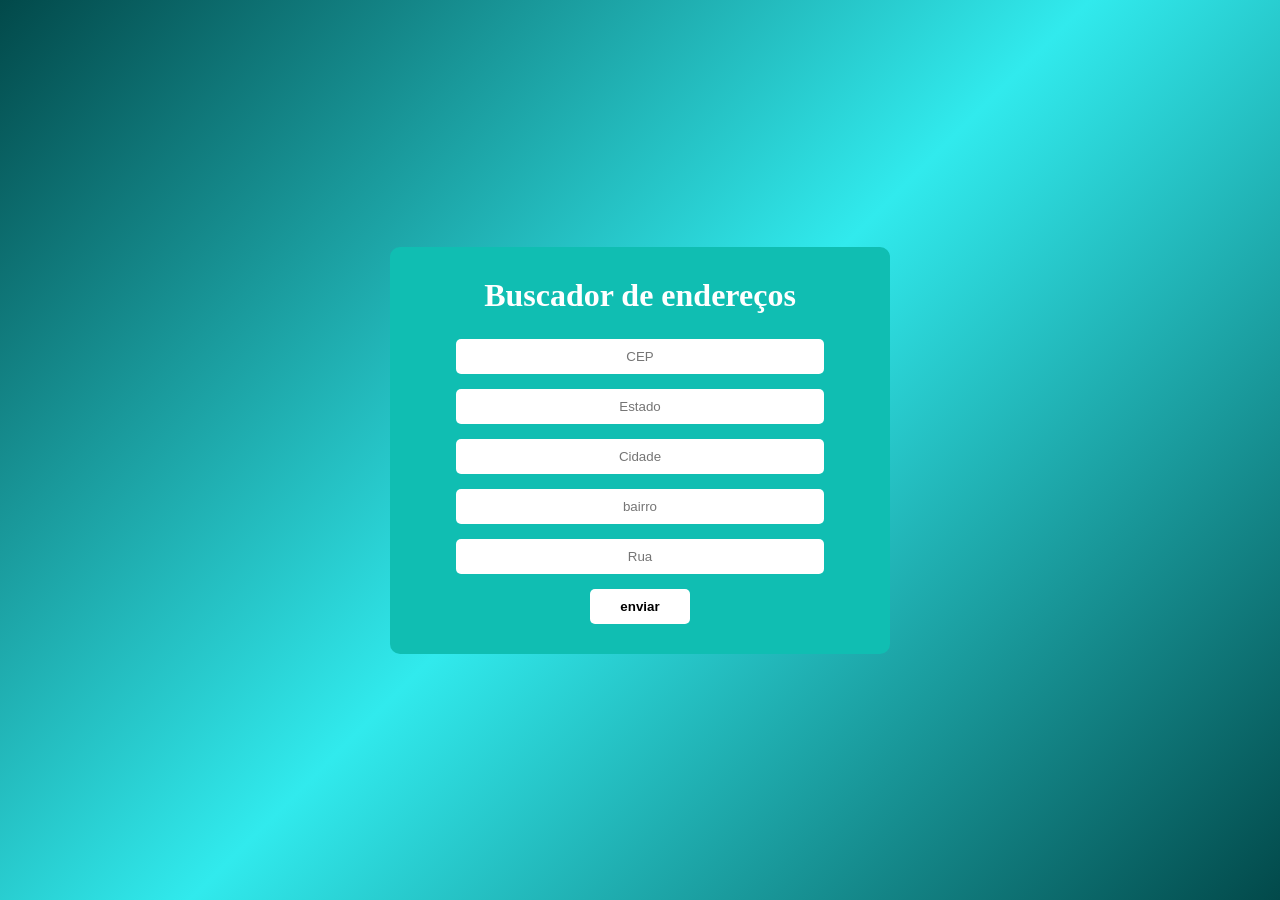
<file: buscador de CEP/index.html>
<!DOCTYPE html>
<html lang="pt-br">
<head>
    <meta charset="UTF-8">
    <meta name="viewport" content="width=device-width, initial-scale=1.0">
    <link rel="stylesheet" href="style.css">
    <title>buscador de endereço</title>
</head>
<body>
    <div id="formulario">
        <h1>Buscador de endereços</h1>
        <input type="text" id="cep" placeholder="CEP">
        <input type="text" id="estado" placeholder="Estado">
        <input type="text" id="cidade" placeholder="Cidade">
        <input type="text" id="bairro" placeholder="bairro">
        <input type="text" id="rua" placeholder="Rua">
        <button>enviar</button>
    </div>
    <script src="functions.js"></script>
</body>
</html>
</file>
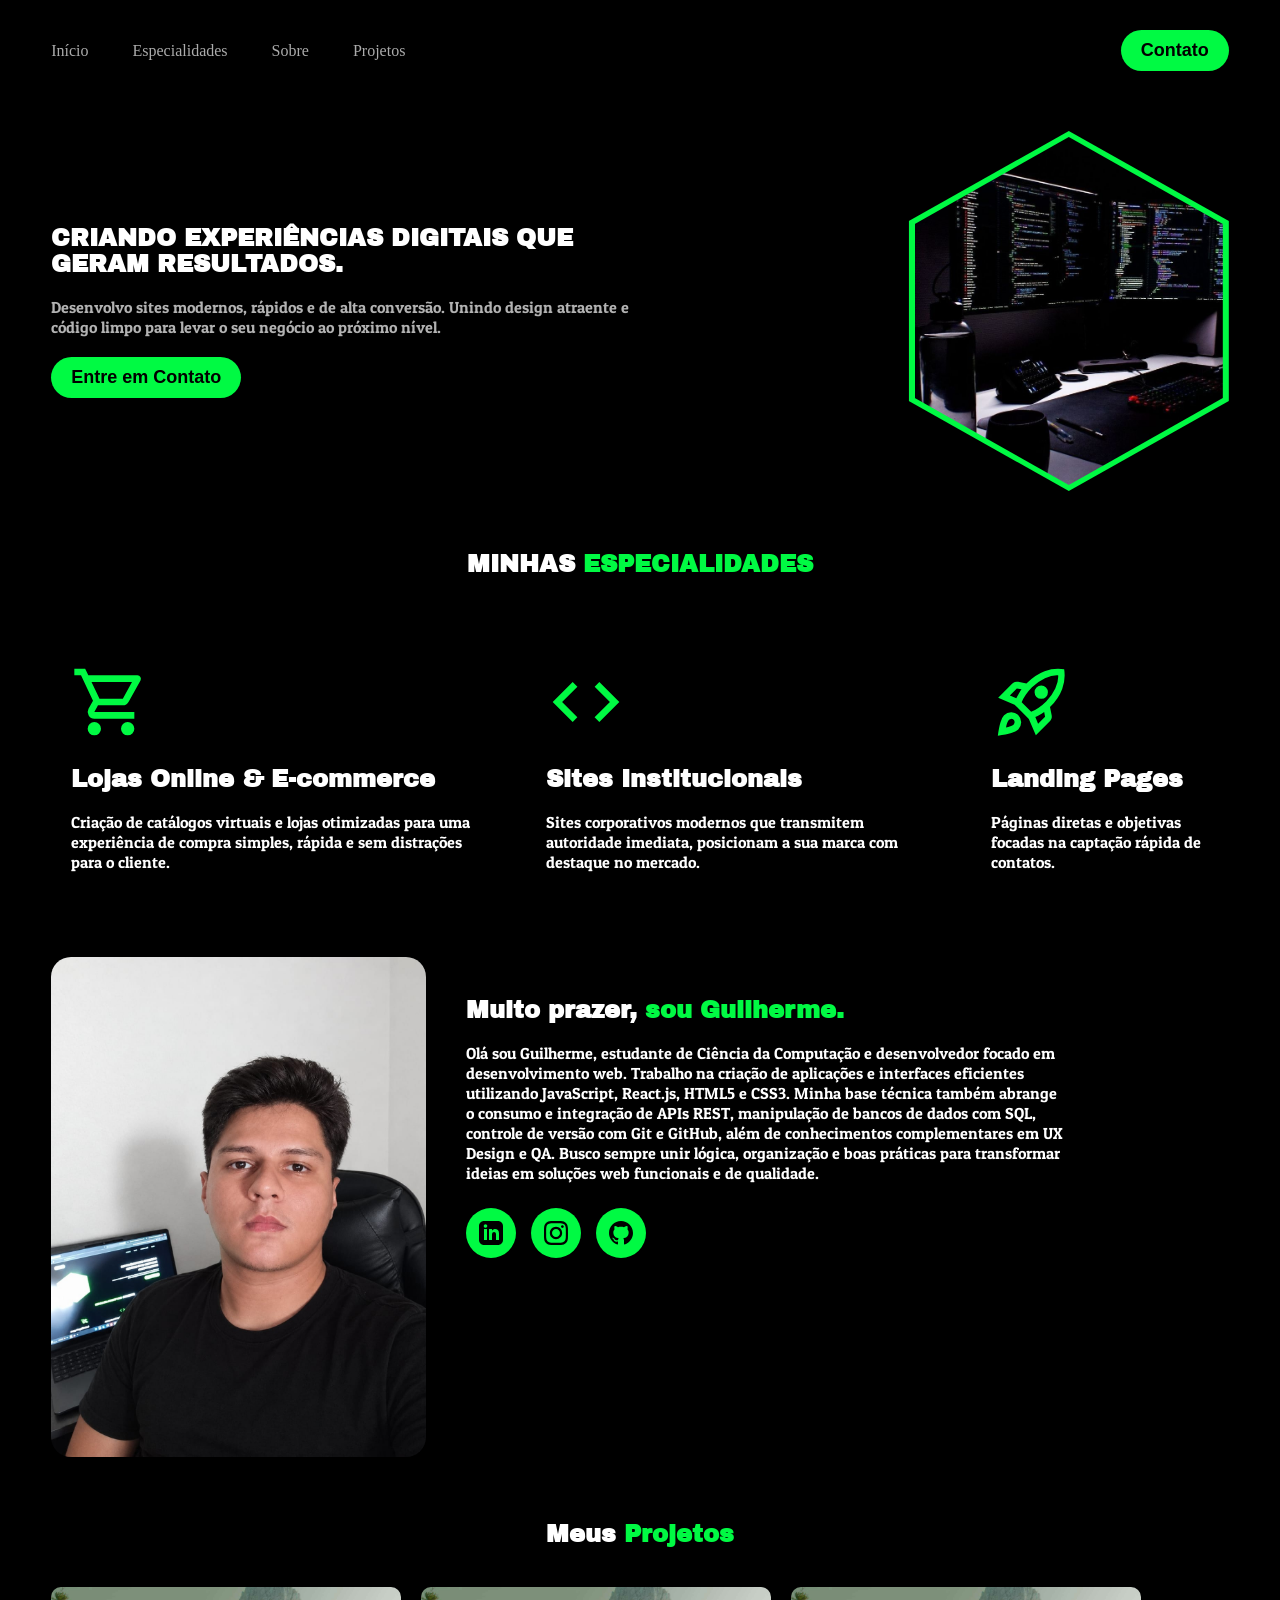
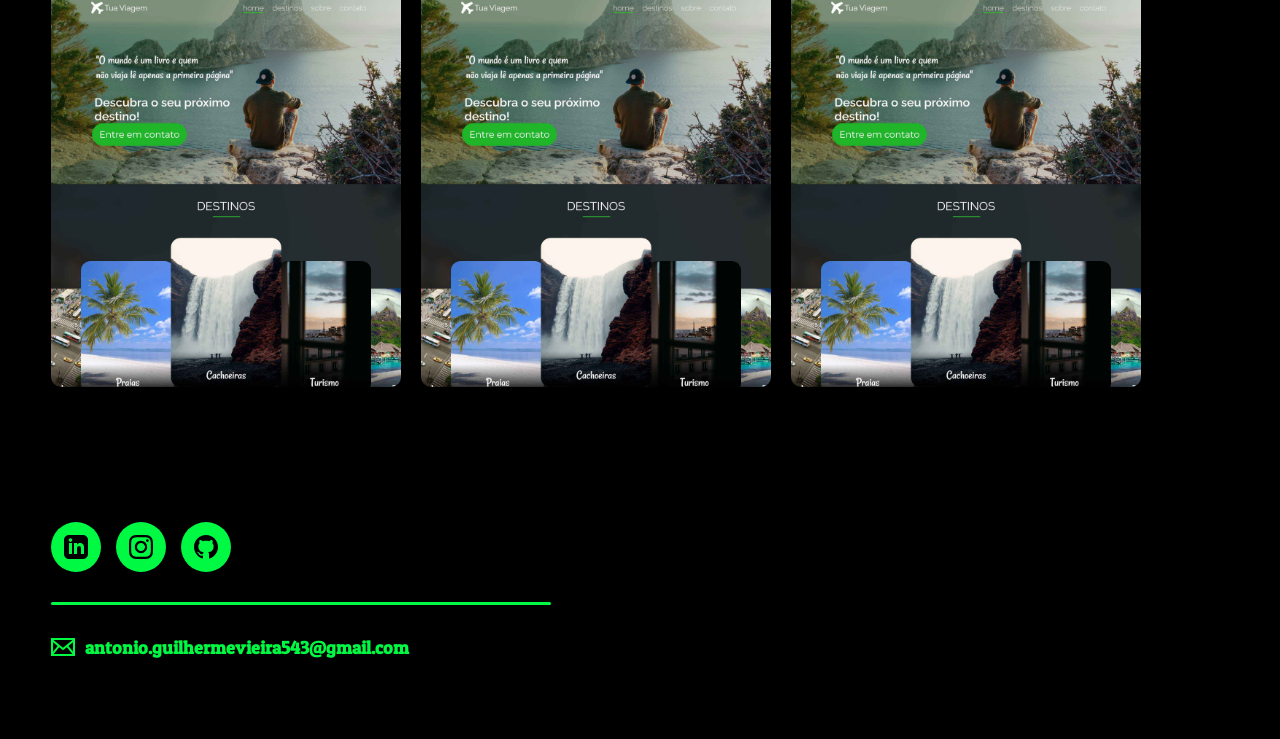
<file: portifolio/index.html>
<!DOCTYPE html>
<html lang="pt-br">
<head>
    <meta charset="UTF-8">
    <meta name="viewport" content="width=device-width, initial-scale=1.0">
    <title>Portfólio</title>
    <link rel="stylesheet" href="style.css">
</head>
<body> 
    <header>
        <div class="interface">
            <div class="navegacao">
                <nav class="navegacao">
                    <a href="#inicio">Início</a>
                    <a href="#Especialidades">Especialidades</a>
                    <a href="#sobre">Sobre</a>
                    <a href="#projetos">Projetos</a>
                </nav>
            </div>
            <div class="btn-contato">
                <a href="#contato">
                    <button>Contato</button>
                </a>
            </div>
        </div>
    </header>

    <section id="inicio">
        <div class="interface">
            <div class="texto">
                <h1>CRIANDO EXPERIÊNCIAS DIGITAIS QUE GERAM RESULTADOS.</h1>
                <p>Desenvolvo sites modernos, rápidos e de alta conversão. Unindo design atraente e código limpo para levar o seu negócio ao próximo nível.</p>
                <div class="btn-contato">
                    <a href="#contato">
                        <button>Entre em Contato</button>
                    </a>
                </div>
            </div>
            <div class="foto">
                <div class="hex-box">
                    <img src="img/minhas fotos/download.jpg" alt="Sua foto">
                </div>
            </div>
        </div>
    </section>

    <section id="Especialidades">
        <h1>MINHAS <span class="cor-espe">ESPECIALIDADES</span></h1>
        <div class="interface">
            <div class="Especialidades">
                <div class="style-espe">
                    <img src="img/shopping_cart_24dp_RGB(0, 250, 67)_FILL0_wght400_GRAD0_opsz24.svg" alt="">
                    <h2>Lojas Online & E-commerce</h2>
                    <p>Criação de catálogos virtuais e lojas otimizadas para uma experiência de compra simples, rápida e sem distrações para o cliente.</p>
                </div>
                <div class="style-espe">
                    <img src="img/code_24dp_RGB(0, 250, 67)_FILL0_wght400_GRAD0_opsz24.svg" alt="">
                    <h2>Sites Institucionais</h2>
                    <p>Sites corporativos modernos que transmitem autoridade imediata, posicionam a sua marca com destaque no mercado.</p>
                </div>
                <div class="style-espe">
                    <img src="img/rocket_launch_24dp_RGB(0, 250, 67)_FILL0_wght400_GRAD0_opsz24.svg" alt="">
                    <h2>Landing Pages</h2>
                    <p>Páginas diretas e objetivas focadas na captação rápida de contatos.</p>
                </div>
            </div>
        </div>
    </section>

    <section id="sobre">
        <div class="interface">      
            <div class="sobre-mim">
                <div class="img-mim">
                    <img src="img/minhas fotos/WhatsApp Image 2026-10-21 at 3.55.07 PM.jpeg" alt="">
                </div>

                <div class="txt-mim">
                    <h1>Muito prazer, <span>sou Guilherme.</span></h1>
                    <p>Olá sou Guilherme, estudante de Ciência da Computação e desenvolvedor focado em desenvolvimento web. Trabalho na criação de aplicações e interfaces eficientes utilizando JavaScript, React.js, HTML5 e CSS3. Minha base técnica também abrange o consumo e integração de APIs REST, manipulação de bancos de dados com SQL, controle de versão com Git e GitHub, além de conhecimentos complementares em UX Design e QA. Busco sempre unir lógica, organização e boas práticas para transformar ideias em soluções web funcionais e de qualidade.</p>

                    <div class="btn-social">
                        <a href="https://www.linkedin.com/in/antonio-guilherme-dantas-vieira-994393268/" target="_blank">
                            <button aria-label="LinkedIn">
                                <svg xmlns="http://www.w3.org/2000/svg" viewBox="0 0 24 24"><path d="M19 0h-14c-2.761 0-5 2.239-5 5v14c0 2.761 2.239 5 5 5h14c2.762 0 5-2.239 5-5v-14c0-2.761-2.238-5-5-5zm-11 19h-3v-11h3v11zm-1.5-12.268c-.966 0-1.75-.79-1.75-1.764s.784-1.764 1.75-1.764 1.75.79 1.75 1.764-.783 1.764-1.75 1.764zm13.5 12.268h-3v-5.604c0-3.368-4-3.113-4 0v5.604h-3v-11h3v1.765c1.396-2.586 7-2.777 7 2.476v6.759z"/></svg>
                            </button>
                        </a>

                        <a href="https://www.instagram.com/guilherme.dantass_?psln=emVmcmV5OWNiYmJl" target="_blank">
                            <button aria-label="Instagram">
                                <svg xmlns="http://www.w3.org/2000/svg" viewBox="0 0 24 24"><path d="M12 2.163c3.204 0 3.584.012 4.85.07 3.252.148 4.771 1.691 4.919 4.919.058 1.265.069 1.645.069 4.849 0 3.205-.012 3.584-.069 4.849-.149 3.225-1.664 4.771-4.919 4.919-1.266.058-1.644.07-4.85.07-3.204 0-3.584-.012-4.849-.07-3.26-.149-4.771-1.699-4.919-4.92-.058-1.265-.07-1.644-.07-4.849 0-3.204.013-3.583.07-4.849.149-3.227 1.664-4.771 4.919-4.919 1.266-.057 1.645-.069 4.849-.069zm0-2.163c-3.259 0-3.667.014-4.947.072-4.358.2-6.78 2.618-6.98 6.98-.059 1.281-.073 1.689-.073 4.948 0 3.259.014 3.668.072 4.948.2 4.358 2.618 6.78 6.98 6.98 1.281.058 1.689.072 4.948.072 3.259 0 3.668-.014 4.948-.072 4.354-.2 6.782-2.618 6.979-6.98.059-1.28.073-1.689.073-4.948 0-3.259-.014-3.667-.072-4.947-.196-4.354-2.617-6.78-6.979-6.98-1.281-.059-1.69-.073-4.949-.073zm0 5.838c-3.403 0-6.162 2.759-6.162 6.162s2.759 6.163 6.162 6.163 6.162-2.759 6.162-6.163c0-3.403-2.759-6.162-6.162-6.162zm0 10.162c-2.209 0-4-1.79-4-4 0-2.209 1.791-4 4-4s4 1.791 4 4c0 2.21-1.791 4-4 4zm6.406-11.845c-.796 0-1.441.645-1.441 1.44s.645 1.44 1.441 1.44c.795 0 1.439-.645 1.439-1.44s-.644-1.44-1.439-1.44z"/></svg>
                            </button>
                        </a>

                        <a href="https://github.com/GuilhermeDantass543" target="_blank">
                            <button aria-label="GitHub">
                                <svg xmlns="http://www.w3.org/2000/svg" viewBox="0 0 24 24"><path d="M12 0c-6.626 0-12 5.373-12 12 0 5.302 3.438 9.8 8.207 11.387.599.111.793-.261.793-.577v-2.234c-3.338.726-4.033-1.416-4.033-1.416-.546-1.387-1.333-1.756-1.333-1.756-1.089-.745.083-.729.083-.729 1.205.084 1.839 1.237 1.839 1.237 1.07 1.834 2.807 1.304 3.492.997.107-.775.418-1.305.762-1.604-2.665-.305-5.467-1.334-5.467-5.931 0-1.311.469-2.381 1.236-3.221-.124-.303-.535-1.524.117-3.176 0 0 1.008-.322 3.301 1.23.957-.266 1.983-.399 3.003-.404 1.02.005 2.047.138 3.006.404 2.291-1.552 3.297-1.23 3.297-1.23.653 1.653.242 2.874.118 3.176.77.84 1.235 1.911 1.235 3.221 0 4.609-2.807 5.624-5.479 5.921.43.372.823 1.102.823 2.222v3.293c0 .319.192.694.801.576 4.765-1.589 8.199-6.086 8.199-11.386 0-6.627-5.373-12-12-12z"/></svg>
                            </button>
                        </a>
                    </div>
                </div>
            </div>
        </div>
    </section>

    <section id="projetos">
        <h1>Meus <span class="cor-espe">Projetos</span></h1>
        <div class="interface">
            <div class="portifolio">
                <div class="projeto-item projeto-1">
                    <h2>Projeto 1</h2>
                </div>
                <div class="projeto-item projeto-2">
                    <h2>Projeto 2</h2>
                </div>      
                <div class="projeto-item projeto-3">
                    <h2>Projeto 3</h2>
                </div>        
            </div>
        </div>
    </section>

    <section id="contato">
        <div class="interface">
            <div class="contato">
                <div class="btn-social">
                    <a href="https://www.linkedin.com/in/antonio-guilherme-dantas-vieira-994393268/" target="_blank">
                        <button aria-label="LinkedIn">
                            <svg xmlns="http://www.w3.org/2000/svg" viewBox="0 0 24 24"><path d="M19 0h-14c-2.761 0-5 2.239-5 5v14c0 2.761 2.239 5 5 5h14c2.762 0 5-2.239 5-5v-14c0-2.761-2.238-5-5-5zm-11 19h-3v-11h3v11zm-1.5-12.268c-.966 0-1.75-.79-1.75-1.764s.784-1.764 1.75-1.764 1.75.79 1.75 1.764-.783 1.764-1.75 1.764zm13.5 12.268h-3v-5.604c0-3.368-4-3.113-4 0v5.604h-3v-11h3v1.765c1.396-2.586 7-2.777 7 2.476v6.759z"/></svg>
                        </button>
                    </a>

                    <a href="https://www.instagram.com/guilherme.dantass_?psln=emVmcmV5OWNiYmJl" target="_blank">
                        <button aria-label="Instagram">
                            <svg xmlns="http://www.w3.org/2000/svg" viewBox="0 0 24 24"><path d="M12 2.163c3.204 0 3.584.012 4.85.07 3.252.148 4.771 1.691 4.919 4.919.058 1.265.069 1.645.069 4.849 0 3.205-.012 3.584-.069 4.849-.149 3.225-1.664 4.771-4.919 4.919-1.266.058-1.644.07-4.85.07-3.204 0-3.584-.012-4.849-.07-3.26-.149-4.771-1.699-4.919-4.92-.058-1.265-.07-1.644-.07-4.849 0-3.204.013-3.583.07-4.849.149-3.227 1.664-4.771 4.919-4.919 1.266-.057 1.645-.069 4.849-.069zm0-2.163c-3.259 0-3.667.014-4.947.072-4.358.2-6.78 2.618-6.98 6.98-.059 1.281-.073 1.689-.073 4.948 0 3.259.014 3.668.072 4.948.2 4.358 2.618 6.78 6.98 6.98 1.281.058 1.689.072 4.948.072 3.259 0 3.668-.014 4.948-.072 4.354-.2 6.782-2.618 6.979-6.98.059-1.28.073-1.689.073-4.948 0-3.259-.014-3.667-.072-4.947-.196-4.354-2.617-6.78-6.979-6.98-1.281-.059-1.69-.073-4.949-.073zm0 5.838c-3.403 0-6.162 2.759-6.162 6.162s2.759 6.163 6.162 6.163 6.162-2.759 6.162-6.163c0-3.403-2.759-6.162-6.162-6.162zm0 10.162c-2.209 0-4-1.79-4-4 0-2.209 1.791-4 4-4s4 1.791 4 4c0 2.21-1.791 4-4 4zm6.406-11.845c-.796 0-1.441.645-1.441 1.44s.645 1.44 1.441 1.44c.795 0 1.439-.645 1.439-1.44s-.644-1.44-1.439-1.44z"/></svg>
                        </button>
                    </a>

                    <a href="https://github.com/GuilhermeDantass543" target="_blank">
                        <button aria-label="GitHub">
                            <svg xmlns="http://www.w3.org/2000/svg" viewBox="0 0 24 24"><path d="M12 0c-6.626 0-12 5.373-12 12 0 5.302 3.438 9.8 8.207 11.387.599.111.793-.261.793-.577v-2.234c-3.338.726-4.033-1.416-4.033-1.416-.546-1.387-1.333-1.756-1.333-1.756-1.089-.745.083-.729.083-.729 1.205.084 1.839 1.237 1.839 1.237 1.07 1.834 2.807 1.304 3.492.997.107-.775.418-1.305.762-1.604-2.665-.305-5.467-1.334-5.467-5.931 0-1.311.469-2.381 1.236-3.221-.124-.303-.535-1.524.117-3.176 0 0 1.008-.322 3.301 1.23.957-.266 1.983-.399 3.003-.404 1.02.005 2.047.138 3.006.404 2.291-1.552 3.297-1.23 3.297-1.23.653 1.653.242 2.874.118 3.176.77.84 1.235 1.911 1.235 3.221 0 4.609-2.807 5.624-5.479 5.921.43.372.823 1.102.823 2.222v3.293c0 .319.192.694.801.576 4.765-1.589 8.199-6.086 8.199-11.386 0-6.627-5.373-12-12-12z"/></svg>
                        </button>
                    </a>
                </div>
                
                <div class="linha-verde"></div>

                <div class="email-contato">
                    <svg xmlns="http://www.w3.org/2000/svg" viewBox="0 0 24 24"><path d="M0 3v18h24v-18h-24zm6.623 7.929l-4.623 5.712v-9.458l4.623 3.746zm-4.141-5.929h19.035l-9.517 7.713-9.518-7.713zm5.694 7.188l3.824 3.099 3.83-3.104 5.612 6.817h-18.779l5.513-6.812zm9.208-1.264l4.616-3.741v9.348l-4.616-5.607z"/></svg>
                    <p>antonio.guilhermevieira543@gmail.com</p>
                </div>
            </div>
        </div>
    </section>
</body>
</html>
</file>
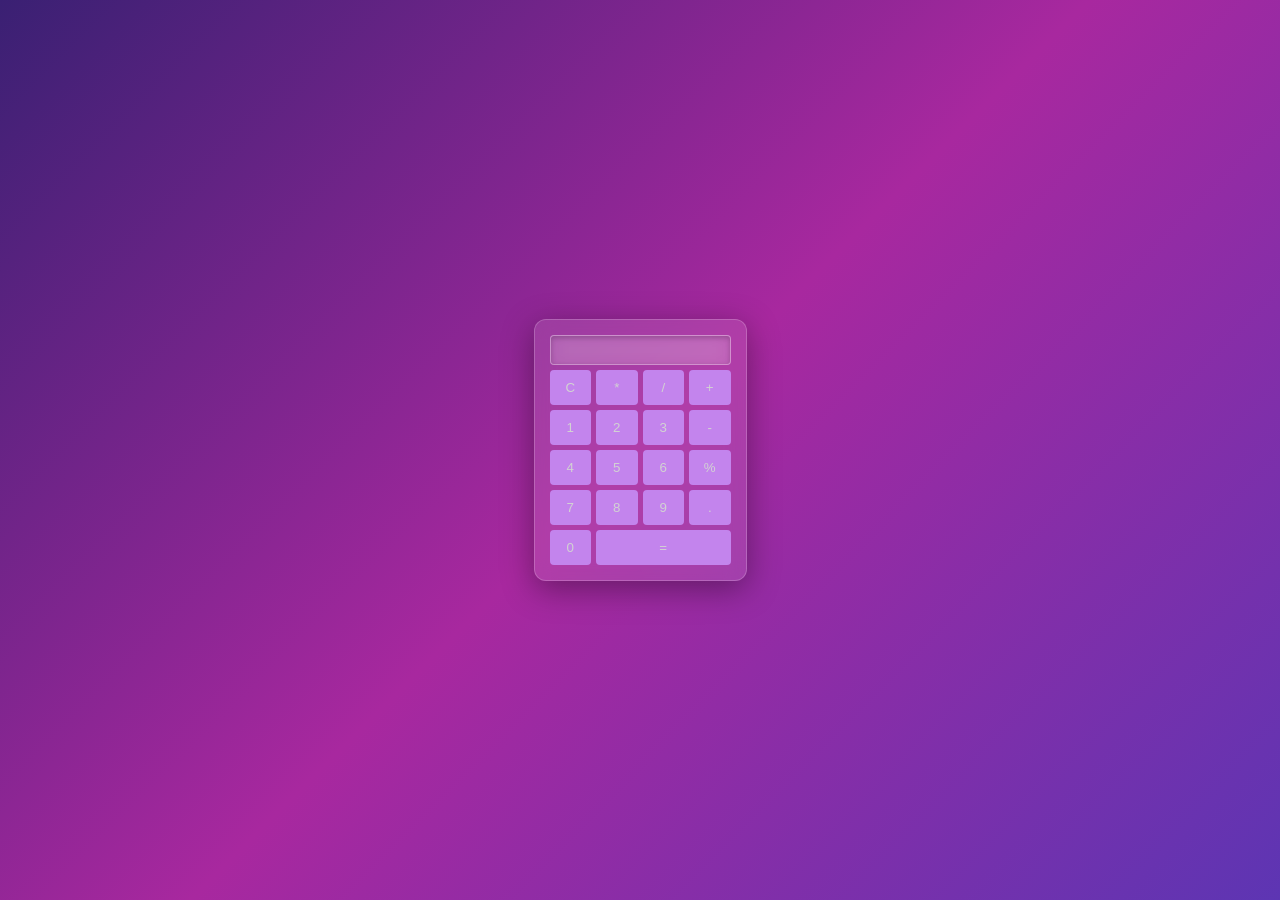
<file: calculadora/main.html>
<!DOCTYPE html>
<html lang="en">
<head>
    <meta charset="UTF-8">
    <meta name="viewport" content="width=device-width, initial-scale=1.0">
    <title>calculadora</title>
    <link rel="stylesheet" href="style.css">
</head>
<body>
    <div class="calculadora">
        <input type="text" id="visor" readonly>

        <div class="botoes">
            <button class="limpar">C</button>
            <button>*</button>
            <button class="divisao">/</button>
            <button class="soma">+</button>
            <button>1</button>
            <button>2</button>
            <button>3</button>
            <button class="subtracao">-</button>
            <button>4</button>
            <button>5</button>
            <button>6</button>
            <button class="porcentagem">%</button>
            <button>7</button>
            <button>8</button>
            <button>9</button>
            <button>.</button>
            <button>0</button>
            <button class="igual">=</button>
        </div>
    </div>
    <script src="funcao.js"></script>
</body>

</html>
</file>
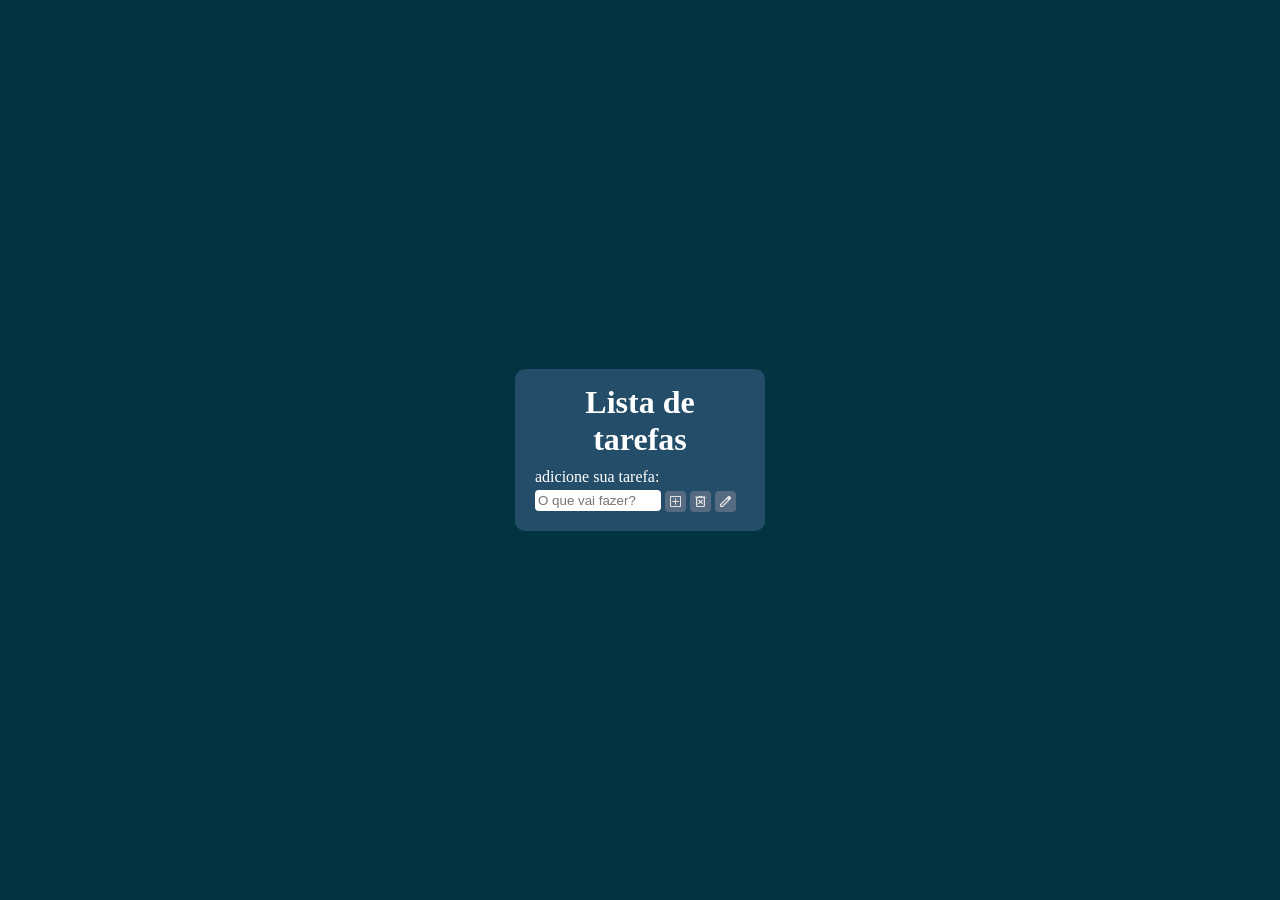
<file: lista_de_tarefas/main.html>
<!DOCTYPE html>
<html lang="pt-br">
<head>
    <meta charset="UTF-8">
    <meta name="viewport" content="width=device-width, initial-scale=1.0">
    <title>Lista de Tarefas</title>
    <link rel="stylesheet" href="style.css">
    <link rel="icon" type="image/png" sizes="32x32" href="icones/list_alt_32dp_E3E3E3_FILL0_wght400_GRAD0_opsz40.png">
    <link rel="icon" type="image/png" sizes="16x16" href="icones/list_alt_16dp_E3E3E3_FILL0_wght400_GRAD0_opsz20.png">
</head>
<body>
    <div class="principal">
        <h1>Lista de tarefas</h1>
        <p>adicione sua tarefa:</p>
       
        <input type="text" placeholder="O que vai fazer?">
        
        <button type="button">
        <img src="icones/add_box_24dp_E3E3E3_FILL0_wght400_GRAD0_opsz24.png" alt="">
        </button>

        <button type="button" class="delete" class=".btn-ativo">
        <img src="icones/delete_forever_24dp_E3E3E3_FILL0_wght400_GRAD0_opsz24.png" alt="">
        </button>

        <button type="button" class="editar">
        <img src="icones/edit_24dp_E3E3E3_FILL0_wght400_GRAD0_opsz24.png" alt="">
        </button>

        <div class="tarefas">
        </div>
    </div>
    <script src="javascrypt.js"></script>
</body>
</html>
</file>
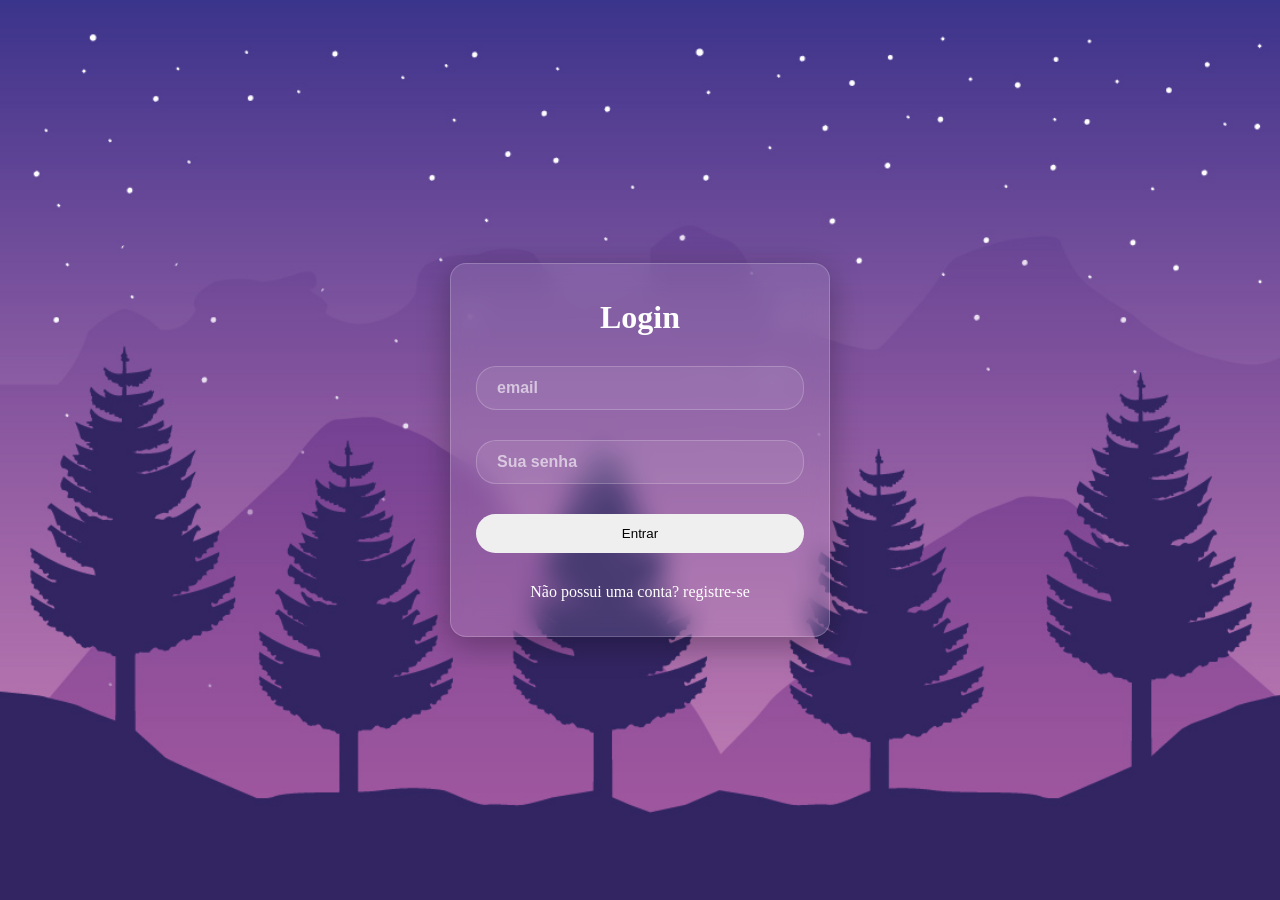
<file: tela_de_login/main.html>
<!DOCTYPE html>
<html lang="pt-br">
<head>
    <meta charset="UTF-8">
    <meta name="viewport" content="width=device-width, initial-scale=1.0">
    <title>login</title>
    <link rel="stylesheet" href="style.css">
</head>
<body id="fundo">
    <div class="cabecalho">

      <h1>Login</h1>
      
      <input class=botao type="email" id="email" name="email" placeholder="email" required>

      <input class=botao type="password" id="senha" name="senha" placeholder="Sua senha" required>

      <button type="submit">Entrar</button>
      
      <a href=""> Não possui uma conta? registre-se</a>
    </div>
</body>
</html>
</file>
<file: buscador de CEP/style.css>
* {
  margin: 0;
  padding: 0;
  box-sizing: border-box;
}

body {
  min-height: 100vh; 
  display: flex;
  justify-content: center; 
  align-items: center; 
  background: linear-gradient(135deg,  #02494a , #31eaed, #02494a);
}

#formulario {
  display: flex;
  flex-direction: column;
  align-items: center;
  padding: 30px 20px;
  gap: 15px;
  background-color: #10beb2;
  border-radius: 10px;
  width: 100%;
  max-width: 500px;
}

h1 {
  text-align: center;
  margin-bottom: 10px;
  color: white;
}

input {
  width: 80%;
  text-align: center;
  padding: 10px;
  appearance: none;
  -webkit-appearance: none;
  outline: none;
  border: none;
  border-radius: 5px;
}

button {
  padding: 10px 30px;
  border: none;
  border-radius: 5px;
  background-color: white;
  cursor: pointer;
  font-weight: bold;
}
</file>
<file: portifolio/style.css>
html {
    scroll-behavior: smooth;
}

* {
    margin: 0;
    padding: 0;
    box-sizing: border-box;
}

@font-face {
    font-family: 'Principal';
    src: url('fonts/ArchivoBlack-Regular.ttf') format('truetype'); 
    font-weight: normal;
    font-style: normal;
}

@font-face {
    font-family: 'Paragrafos';
    src: url('fonts/PatuaOne-Regular.ttf') format('truetype'); 
    font-weight: normal;
    font-style: normal;
}

h1, h2, h3{
    font-family: Principal;
}

p{
    font-family: Paragrafos;
}

body {
    background-color: black;
    height: 100vh;
}

.interface {
    display: flex;
    align-items: center;
    justify-content: space-between;
    max-width: 1280px;
    margin: 0 auto;
    padding: 0 4%;
}

header, section {
    padding: 30px 0;
}

/* Cabeçalho e Navegação */
.navegacao a {
    color: rgb(171, 171, 171);
    text-decoration: none;
    padding-right: 40px;
    display: inline-block;
    transition: transform 0.2s ease-out, color 0.2s ease-out;
}

.navegacao a:hover {
    color: white;
    transform: scale(1.1);
    text-shadow: 0px 2px 10px rgba(220, 220, 220, 0.9);
}

/* Botões */
.btn-contato button {
    background-color: rgb(0, 250, 67);
    color: rgb(0, 0, 0);
    border: none;
    font-size: 18px;
    font-weight: 700;
    border-radius: 30px;
    padding: 10px 20px;
    outline: none;
    cursor: pointer;
    transition: transform 0.2s ease-out, box-shadow 0.2s ease-out;
}

.btn-contato button:hover {
    transform: scale(1.1);
    box-shadow: 0px 2px 10px rgba(0, 250, 67, 0.9);
}

/* Estilização da seção principal */
.texto {
    max-width: 600px;
}

.texto h1 {
    color: white;
}

.texto p {
    color: rgb(178, 178, 178);
    margin-top: 20px;
    margin-bottom: 20px;
}

/* Hexágono com borda verde brilhante e efeito flutuante */
.foto {
    display: flex;
    justify-content: center;
    align-items: center;
    animation: flutuar 3.5s ease-in-out infinite;
}

.hex-box {
    width: 320px;
    height: 360px;
    background-color: rgb(0, 250, 67);
    clip-path: polygon(50% 0%, 100% 25%, 100% 75%, 50% 100%, 0% 75%, 0% 25%);
    padding: 6px; 
    filter: drop-shadow(0 0 20px rgba(27, 239, 83, 0.7));
}

.hex-box img {
    width: 100%;
    height: 100%;
    object-fit: cover;
    background-color: #121212;
    clip-path: polygon(50% 0%, 100% 25%, 100% 75%, 50% 100%, 0% 75%, 0% 25%);
}

@keyframes flutuar {
    0%, 100% {
        transform: translateY(0);
    }
    50% {
        transform: translateY(-15px);
    }
}

/* Estilo das Especialidades */

#Especialidades h1 {
    color: white;
    text-align: center;
    margin-bottom: 60px;
}

.cor-espe{
    color: rgba(0, 250, 67) ;
}

.Especialidades {
    display: flex;
    justify-content: space-between;
    gap: 20px;
}

.Especialidades h1 {
    color: white;
}

.style-espe {
    color: white;
    padding: 25px 20px;
    border-radius: 12px;
    cursor: pointer;
    transition: transform 0.4s cubic-bezier(0.25, 1, 0.5, 1), 
    box-shadow 0.4s ease,border 0.4s ease;
} 
              
.style-espe h2 {
    margin-bottom: 20px;
}

.style-espe img,
.style-espe svg {
    height: 80px;
    width: 80px;
    margin-bottom: 20px;
}

.style-espe:hover {
    transform: translateY(-8px) scale(1.03);
    box-shadow: 0px 4px 20px rgba(220, 220, 220, 0.4);
}

/*estilo sobre mim*/
.sobre-mim{
    display: flex;
    justify-content: space-between;
    gap: 40px;   
}

.img-mim img{
    height: 500px;
    border-radius: 20px;
}

.txt-mim {
    max-width: 600px;
    text-align: left;
}

.txt-mim p{
    color: white;
    margin-top: 20px;
    text-align: left;
}

.txt-mim h1{
    margin-top: 40px;
    color: white;
    text-align: left;
}

.txt-mim span{
    color: rgba(0, 250, 67) ;
}

.btn-social {
    display: flex;
    gap: 15px;
    margin-top: 25px;
}

.btn-social a button {
    width: 50px;
    height: 50px;
    border-radius: 50%;
    background-color: rgb(0, 250, 67);
    border: none;
    padding: 0;
    margin: 0;
    cursor: pointer;
    display: flex;
    align-items: center;
    justify-content: center;
    transition: transform 0.2s ease-out, box-shadow 0.2s ease-out;
    will-change: transform;
    backface-visibility: hidden; 
}

.btn-social button svg {
    width: 24px;
    height: 24px;
    fill: #000000;
    display: block;
    pointer-events: none;
    transform: translateZ(0); 
}

.btn-social a button:hover {
    transform: scale(1.1);
    box-shadow: 0px 2px 10px rgba(0, 250, 67, 0.9);
}

/* Estilo meus projetos */
#projetos h1 {
    color: white;
    text-align: center;
    margin-bottom: 40px;
}

.portifolio {
    display: flex;
    justify-content: space-between;
    gap: 20px;
}

.projeto-item {
    width: 350px; 
    height: 400px;
    background-position: top center;
    background-size: cover; 
    border-radius: 10px;
    display: flex;
    align-items: center;
    justify-content: center;
    color: white;
    box-shadow: inset 0 0 0 2000px rgba(0, 0, 0, 0); 
    transition: background-position 2s ease-in-out, box-shadow 0.4s ease, transform 0.3s ease;
}


.projeto-item h2 {
    z-index: 2;
    opacity: 0; 
    transform: translateY(20px); 
    transition: all 0.4s ease; 
}

.projeto-item:hover {
    background-position: bottom center;
    box-shadow: inset 0 0 0 2000px rgba(0, 0, 0, 0.7); 
}

.projeto-item:hover h2 {
    opacity: 1; 
    transform: translateY(0);
}

.projeto-1{ 
    background-image: url('img/imagem.jpg');
}
.projeto-2{ 
    background-image: url('img/imagem.jpg'); 
}
.projeto-3{ 
    background-image: url('img/imagem.jpg'); 
}

/*configuração contato*/

#contato {
    padding: 80px 0;
}

#contato .interface {
    display: flex;
    flex-direction: column;
    align-items: flex-start;
    width: 100%;
}

.contato {
    width: 100%;
    display: flex;
    flex-direction: column;
    align-items: flex-start;
}

.contato .btn-social {
    display: flex;
    justify-content: flex-start;
    gap: 15px;
    width: 100%;
}

.linha-verde {
    width: 100%;
    max-width: 500px; /* Adicionei um limite para a linha não cruzar a tela toda, mas você pode remover se quiser */
    height: 3px;
    background-color: rgb(0, 250, 67);
    margin: 30px 0;
    border-radius: 10px;
}

.email-contato {
    display: flex;
    align-items: center; 
    justify-content: flex-start;
    gap: 10px;
    color: rgb(0, 250, 67);
    font-size: 1.1rem;
    font-weight: bold;
    width: 100%;
}

.email-contato svg {
    width: 24px;
    height: 24px;
    fill: rgb(0, 250, 67);
}

/*responsividade*/

@media screen and (max-width: 1024px) {
    /* Ajustes para telas médias/tablets */
    .interface {
        flex-direction: column;
        gap: 30px;
    }

    #inicio .interface {
        flex-direction: column-reverse;
        text-align: center;
    }

    .texto {
        display: flex;
        flex-direction: column;
        align-items: center;
    }

    .Especialidades, 
    .portifolio, 
    .sobre-mim {
        flex-direction: column;
        align-items: center;
    }

    .projeto-item {
        width: 100%;
        max-width: 400px;
    }

    .img-mim img {
        max-width: 100%;
        height: auto;
    }

    .txt-mim {
        text-align: center;
    }

    .txt-mim h1, 
    .txt-mim p {
        text-align: center;
    }

    .btn-social {
        justify-content: center;
    }
}

@media screen and (max-width: 768px) {
    /* Ajustes específicos para celulares */
    header .interface {
        gap: 15px;
    }

    .navegacao {
        display: flex;
        flex-wrap: wrap;
        justify-content: center;
    }

    .navegacao a {
        padding: 5px 15px;
    }

    .hex-box {
        width: 260px;
        height: 290px;
    }

    .linha-verde {
        max-width: 100%;
    }

    .contato {
        align-items: center;
    }

    .contato .btn-social {
        justify-content: center;
    }

    .email-contato {
        justify-content: center;
        word-break: break-all;
    }
}
</file>
<file: calculadora/style.css>
* {
  margin: 0;
  padding: 0;
  box-sizing: border-box;
}

body {
  background: linear-gradient(135deg, #3A2073, #a8289f, #5d35b3);
  display: grid;
  place-items: center;
  min-height: 100vh;
}

.calculadora {
  background: rgba(255, 255, 255, 0.1);
  backdrop-filter: blur(10px);
  -webkit-backdrop-filter: blur(10px);
  border: 1px solid rgba(255, 255, 255, 0.2);
  padding: 15px;
  border-radius: 12px;
  max-width: 320px;
  box-shadow: 0 8px 32px 0 rgba(0, 0, 0, 0.37);
}

#visor {
  height: 30px;
  width: 100%;
  border-radius: 4px;
  padding: 5px;
  color: white;
  outline: none;
  background: rgba(255, 255, 255, 0.15);
  backdrop-filter: blur(10px);
  -webkit-backdrop-filter: blur(10px);
  border: 1px solid rgba(255, 255, 255, 0.3);
  box-shadow: inset 0 2px 5px rgba(0, 0, 0, 0.2);
}

/* configurações dos botões */

.botoes {
  display: grid;
  grid-template-columns: repeat(4, 1fr); 
  gap: 5px;                           
  margin-top: 5px;
}

.botoes button {
  border: none;            
  cursor: pointer;        
  outline: none;  
  padding: 10px;         
  background-color: #c384ed;
  border-radius: 4px;
  color: rgb(210, 210, 210);
  transition: all 0.1s ease; /* Faz os efeitos entrarem e saírem de forma suave */
}

.botoes button:active {
  opacity: 0.5; 
  box-shadow: 0 0 12px #e2a8ff, 0 0 24px #ffffff; 
  transform: scale(0.96); 
}

.igual {
  grid-column: span 3; 
}
</file>
<file: lista_de_tarefas/style.css>
* {
    margin: 0;
    padding: 0;
    box-sizing: border-box;
}

body {
    display: flex;
    min-height: 100vh;
    background-color: #013440;
}

.principal {
    margin: auto; 
    height: auto;
    padding-top: 15px;
    padding-left: 20px;
    padding-right: 20px;
    padding-bottom: 15px;
    border-radius: 10px;
    width: 100%; 
    max-width: 250px;
    background-color: #234D68;
    color: white;
}

/* Config divs: p, h1 e etc */
.principal h1 {
    margin-bottom: 10px;
    text-align: center;
}

.principal p {
    margin-bottom: 4px;
    margin-top: 10px;
}

/* Config dos botoes e inputs */
.principal input {
    border-radius: 4px;
    border: none;
    padding: 3px;
    margin-bottom: 5px;
    width: 60%;
    transition: transform 0.3s ease;
}

.principal button {
    border-radius: 4px;
    width: 10%;
    background-color: #566B81;
    padding: 3px;
    border: none;
    color: white;
    transition: transform 0.3s ease;
    display: inline-flex;
    justify-content: center;
    align-items: center;
    vertical-align: middle;
    cursor: pointer;
}

.principal input:hover {
    transform: translateY(-1px);
}

.principal button:hover {
    transform: translateY(-1px);
}

.btn-ativo {
    background-color: #7da0c2 !important; 
    box-shadow: 0 0 15px #a3c1ad;
    transform: scale(1.10);
    transition: all 0.3s ease;
}

/* Config barra tarefas */
.tarefas {
    border-radius: 4px;
    color: #566B81;
}

.tarefas:has(p) {
    background-color: #566B81;
    padding-top: 5px; 
    padding-bottom: 5px; 
}

.tarefas p {
    padding: 2px;
    margin: 0px 5px 5px 5px; 
    border-radius: 4px;
    margin-bottom: 2px;
    background-color: white;
    transition: all 0.3s ease;
    word-break: break-word;
    overflow-wrap: break-word;
}

.tarefas p:hover {
    transform: translateX(1px);
}

.principal button img {
    width: 100%;
    max-width: 18px;
    height: auto;
    pointer-events: none;
}
</file>
<file: tela_de_login/style.css>
* {
    margin: 0;
    padding: 0;
    box-sizing: border-box;
}

#fundo {
    display: flex;
    background-image: url(imagens/img.jpg);
    background-attachment: fixed;
    background-size: cover;
    background-position: center;
    min-height: 100vh;
}

.cabecalho {
    display: flex;
    flex-direction: column;
    gap: 30px;
    width: 100%;            
    max-width: 380px;       
    height: auto;            
    padding: 35px 25px;      
    margin: auto;  
    background: rgba(255, 255, 255, 0.1);
    backdrop-filter: blur(12px);
    border: 1px solid rgba(255, 255, 255, 0.2);
    border-radius: 16px;
    box-shadow: 0 8px 32px 0 rgba(0, 0, 0, 0.3);
    color: white;
    text-align: center;
}

.cabecalho h1 {
    margin-top: 0;
}

.botao {
    border: none;
    outline: none;
    cursor: pointer; 
    border-radius: 20px;
    padding: 12px 20px;
    width: 100%;
    background: rgba(255, 255, 255, 0.08);
    border: 1px solid rgba(255, 255, 255, 0.2);
    color: white;
    font-weight: bold;
    font-size: 16px;
}


.botao:hover {
    background: rgba(255, 255, 255, 0.2);
    box-shadow: 0 0 10px rgba(255, 255, 255, 0.2);
     transform: translateY(-1px);
}

.cabecalho input::placeholder {
    color: rgba(255, 255, 255, 0.6);
}

.cabecalho input:focus {
    background: rgba(255, 255, 255, 0.15); 
    border-color: rgba(255, 255, 255, 0.5);  
    box-shadow: 0 0 10px rgba(255, 255, 255, 0.1);
}

.cabecalho button{
    outline: none;
    border: none;
    cursor: pointer;
    border-radius: 30px; 
    padding: 12px 20px;
}
.cabecalho button:hover{
     box-shadow: 0 0 10px rgba(255, 255, 255, 0.6);
     transform: translateY(-1px);    
}

.cabecalho a{
    text-decoration: none;
    color: white;  
}

.cabecalho a:hover{
       transform: translateY(-1px);
}
</file>
